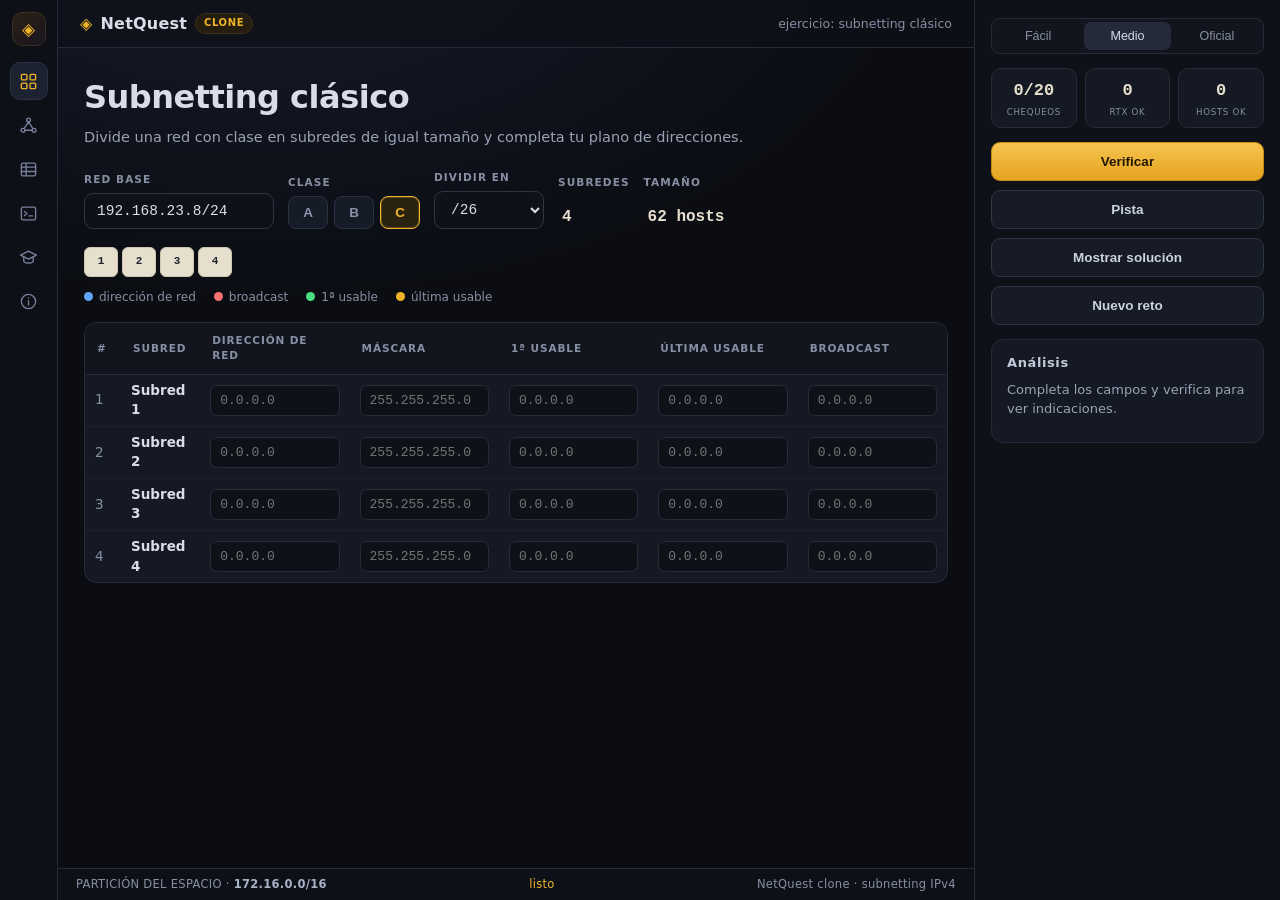
<file: index.html>
<!DOCTYPE html>
<html lang="es">
<head>
<meta charset="UTF-8">
<meta name="viewport" content="width=device-width, initial-scale=1.0, viewport-fit=cover, interactive-widget=resizes-content">
<meta name="theme-color" content="#0b0d13">
<meta name="mobile-web-app-capable" content="yes">
<meta name="apple-mobile-web-app-capable" content="yes">
<meta name="apple-mobile-web-app-status-bar-style" content="black-translucent">
<link rel="manifest" href="manifest.json">
<link rel="apple-touch-icon" href="icons/icon-192.png">
<title>NetQuest — Subnetting clásico y VLSM</title>
<link rel="stylesheet" href="styles.css">
</head>
<body>
<div class="app">

  <!-- ============ RAIL LATERAL ============ -->
  <aside class="rail">
    <div class="rail-logo" title="NetQuest">◈</div>
    <button class="rail-btn active" data-view="clasico" title="Subnetting clásico">
      <svg viewBox="0 0 24 24"><rect x="3" y="3" width="7" height="7" rx="1.5"/><rect x="14" y="3" width="7" height="7" rx="1.5"/><rect x="3" y="14" width="7" height="7" rx="1.5"/><rect x="14" y="14" width="7" height="7" rx="1.5"/></svg><span>Clásico</span>
    </button>
    <button class="rail-btn" data-view="topologia" title="Topología VLSM">
      <svg viewBox="0 0 24 24"><circle cx="12" cy="5" r="2.4"/><circle cx="5" cy="18" r="2.4"/><circle cx="19" cy="18" r="2.4"/><path d="M12 7.4 6.4 15.8M12 7.4l5.6 8.4M7.4 18h9.2"/></svg><span>Topología</span>
    </button>
    <button class="rail-btn" data-view="asignacion" title="Asignación de subredes">
      <svg viewBox="0 0 24 24"><rect x="3" y="4" width="18" height="16" rx="2"/><path d="M3 9h18M3 14.5h18M9 4v16"/></svg><span>Plan</span>
    </button>
    <button class="rail-btn" data-view="consola" title="Consola de routers">
      <svg viewBox="0 0 24 24"><rect x="3" y="4" width="18" height="16" rx="2"/><path d="M7 9.5l3 2.5-3 2.5M12.5 15H17"/></svg><span>Consola</span>
    </button>
    <button class="rail-btn" data-view="aprender" title="Aprender: de cero a avanzado">
      <svg viewBox="0 0 24 24"><path d="M12 4 2 9l10 5 10-5-10-5z"/><path d="M6 11.5V16c0 1.6 2.7 3 6 3s6-1.4 6-3v-4.5"/></svg><span>Curso</span>
    </button>
    <button class="rail-btn" data-view="acerca" title="Acerca de">
      <svg viewBox="0 0 24 24"><circle cx="12" cy="12" r="9"/><path d="M12 11v5.5M12 7.6v.2"/></svg><span>Info</span>
    </button>
  </aside>

  <!-- ============ CONTENIDO PRINCIPAL ============ -->
  <main class="main">
    <header class="topbar">
      <div class="brand"><span class="brand-ico">◈</span> NetQuest <span class="brand-tag">clone</span></div>
      <div class="topbar-meta" id="topbar-meta">ejercicio de subnetting</div>
    </header>

    <!-- ---------- VIEW: CLÁSICO ---------- -->
    <section class="view" id="view-clasico">
      <div class="hero">
        <h1>Subnetting clásico</h1>
        <p>Divide una red con clase en subredes de igual tamaño y completa tu plano de direcciones.</p>
      </div>

      <div class="fields">
        <label class="field">
          <span>RED BASE</span>
          <input id="cb-base" type="text" value="192.168.23.8/24" spellcheck="false">
        </label>
        <div class="field field-class">
          <span>CLASE</span>
          <div class="class-chips" id="cb-chips">
            <button type="button" data-c="A">A</button>
            <button type="button" data-c="B">B</button>
            <button type="button" data-c="C" class="active">C</button>
          </div>
        </div>
        <label class="field">
          <span>DIVIDIR EN</span>
          <select id="cb-prefix"></select>
        </label>
        <div class="field field-info">
          <span>SUBREDES</span>
          <b id="cb-count">4</b>
        </div>
        <div class="field field-info">
          <span>TAMAÑO</span>
          <b id="cb-size">62 hosts</b>
        </div>
      </div>

      <div class="strip" id="cb-strip" title="Visualización de la división"></div>
      <div class="legend">
        <span><i class="dot d-red"></i>dirección de red</span>
        <span><i class="dot d-bcast"></i>broadcast</span>
        <span><i class="dot d-first"></i>1ª usable</span>
        <span><i class="dot d-last"></i>última usable</span>
      </div>

      <div class="table-wrap">
        <table class="grid" id="cb-table">
          <thead>
            <tr>
              <th class="num">#</th>
              <th>SUBRED</th>
              <th>DIRECCIÓN DE RED</th>
              <th>MÁSCARA</th>
              <th>1ª USABLE</th>
              <th>ÚLTIMA USABLE</th>
              <th>BROADCAST</th>
            </tr>
          </thead>
          <tbody></tbody>
        </table>
      </div>
    </section>

    <!-- ---------- VIEW: TOPOLOGÍA ---------- -->
    <section class="view hidden" id="view-topologia">
      <div class="hero">
        <h1>Topología VLSM</h1>
        <p>Distribuye la red base entre los segmentos con VLSM y revisa la partición del espacio.</p>
      </div>

      <div class="topo-head">
        <input class="topo-base-in" id="topo-base" value="172.16.0.0/16" spellcheck="false" title="Red base (editable)">
        <select id="topo-mode" title="Ejercicio">
          <option value="pizarra">Ejercicio pizarra (uni)</option>
          <option value="random">Aleatorio</option>
          <option value="custom">📌 Mi ejercicio</option>
        </select>
        <button class="btn" id="cx-open" title="Crear tu propio ejercicio (routers, nombres, interfaces y clase)">➕ Crear ejercicio</button>
        <span class="topo-sub" id="topo-sub">3 routers · 11 segmentos</span>
      </div>

      <!-- ============ CREADOR DE EJERCICIOS ============ -->
      <div class="builder hidden" id="builder">
        <div class="build-head">
          <b>CREAR EJERCICIO</b>
          <span>define la cantidad de routers, sus nombres, interfaces (hosts por LAN) y la clase de la red base</span>
        </div>
        <div class="build-row">
          <div class="bf">
            <span>CLASE DE RED</span>
            <div class="class-chips" id="cx-class">
              <button type="button" data-c="A">A</button>
              <button type="button" data-c="B" class="active">B</button>
              <button type="button" data-c="C">C</button>
            </div>
          </div>
          <label class="bf">
            <span>RED BASE</span>
            <input id="cx-base" value="172.16.0.0/16" spellcheck="false" title="Debe coincidir con la clase elegida">
          </label>
          <label class="bf">
            <span>ROUTERS</span>
            <input id="cx-n" type="number" min="1" max="6" value="3" title="Cantidad de routers (1–6)">
          </label>
          <label class="bf check">
            <input type="checkbox" id="cx-serial" checked>
            <i>enlaces seriales entre routers (A–B–C…)</i>
          </label>
        </div>
        <div class="cx-routers" id="cx-routers"></div>
        <div class="build-actions">
          <button class="btn primary" id="cx-create">Crear ejercicio ▸</button>
          <span class="build-msg" id="cx-msg"></span>
        </div>
      </div>

      <div class="topo-canvas">
        <svg id="topo-svg" viewBox="0 0 1000 380" preserveAspectRatio="xMidYMid meet"></svg>
      </div>

      <div class="partition">
        <div class="partition-head">
          <b>PARTICIÓN DEL ESPACIO</b>
          <span id="part-stat">ASIGNADO: 0 / 4096 (0 %)</span>
        </div>
        <div class="bar" id="part-bar"></div>
        <div class="part-legend" id="part-legend"></div>
      </div>
    </section>

    <!-- ---------- VIEW: ASIGNACIÓN ---------- -->
    <section class="view hidden" id="view-asignacion">
      <div class="hero">
        <h1>Asignación de subredes</h1>
        <p>Escribe la dirección de red y la máscara de cada segmento. Las GTL y el broadcast se calculan solos.</p>
      </div>

      <div class="assign-head">
        <span id="asig-needed">espacio necesario: 0 de 4096</span>
        <span id="asig-status">0 de 10 segmentos asignados</span>
      </div>

      <div class="table-wrap">
        <table class="grid" id="asig-table">
          <thead>
            <tr>
              <th>SEGMENTO</th>
              <th>HOSTS</th>
              <th>PREFIJO</th>
              <th>DIRECCIÓN DE RED</th>
              <th>MÁSCARA</th>
              <th>1ª GTL</th>
              <th>ÚLTIMA GTL</th>
              <th>BROADCAST</th>
            </tr>
          </thead>
          <tbody></tbody>
        </table>
      </div>
    </section>

    <!-- ---------- VIEW: CONSOLA ---------- -->
    <section class="view hidden" id="view-consola">
      <div class="hero">
        <h1>Consola de routers</h1>
        <p>Direcciona las interfaces con comandos tipo Cisco. Escribe <code>ayuda</code> para ver los comandos.</p>
      </div>
      <div class="console-grid">
        <div class="term-col">
          <div class="term-tabs" id="term-tabs"></div>
          <div class="term" id="term">
            <div class="term-out" id="term-out"></div>
            <div class="term-in">
              <span class="term-prompt" id="term-prompt">Router_A#</span>
              <input id="term-input" type="text" autocomplete="off" spellcheck="false" autofocus>
            </div>
          </div>
        </div>
        <aside class="plan-card card">
          <h3>Plan IP · <span id="plan-router">Router_A</span></h3>
          <div id="plan-list"></div>
          <p class="plan-note">La <b>GTL</b> (gateway) es la primera IP útil de cada subred. En los enlaces seriales usa una IP de la subred punto a punto con su máscara.</p>
        </aside>
      </div>
    </section>

    <!-- ---------- VIEW: APRENDER ---------- -->
    <section class="view hidden" id="view-aprender">
      <div class="hero">
        <h1>Aprender: de cero a avanzado</h1>
        <p>10 lecciones con animaciones y ejercicios interactivos. Cada lección se desbloquea al aprobar la anterior: de no saber nada a dominar subnetting.</p>
      </div>
      <div class="learn-grid">
        <aside class="learn-list">
          <div class="learn-progress">
            <b id="learn-pct">0 %</b>
            <span>CONOCIMIENTO</span>
            <div class="lp-bar"><i id="learn-bar" style="width:0%"></i></div>
            <small id="learn-count">0 / 10 lecciones</small>
            <button class="learn-reset" id="learn-reset" type="button" title="Borra tu progreso del curso y tu mejor nota de examen">↺ Reiniciar progreso</button>
          </div>
          <div class="learn-nav"><div id="learn-items"></div></div>
        </aside>
        <div class="learn-main" id="learn-main">
          <div class="learn-empty">
            <p>👋 Elige la primera lección para empezar.</p>
            <p class="muted">Vas a pasar de <b>“¿qué es una IP?”</b> a resolver VLSM y configurar routers como en tu clase.</p>
          </div>
        </div>
      </div>
    </section>

    <!-- ---------- VIEW: ACERCA ---------- -->
    <section class="view hidden" id="view-acerca">
      <div class="hero">
        <h1>Acerca de NetQuest</h1>
        <p>Práctica de subnetting IPv4: subnetting clásico, VLSM, plan de direcciones y consola de routers.</p>
        <p><span class="brand-tag hidden" id="apk-line"></span></p>
      </div>
      <div class="about">
        <div class="card">
          <h3>Modos</h3>
          <ul>
            <li><b>Subnetting clásico</b> — divide una red con clase en subredes de igual tamaño.</li>
            <li><b>Topología VLSM</b> — diagrama y partición del espacio de direcciones.</li>
            <li><b>Asignación de subredes</b> — plan de direcciones por segmento.</li>
            <li><b>Consola</b> — direccionamiento de interfaces tipo IOS.</li>
            <li><b>Mi ejercicio</b> — crea tu propio reto: cantidad de routers, nombres, hosts por interfaz y clase A/B/C.</li>
            <li><b>Aprender</b> — curso de cero a avanzado con animaciones, ejercicios y examen final.</li>
          </ul>
        </div>
        <div class="card">
          <h3>Atajos</h3>
          <ul>
            <li><b>Verificar</b> — revisa tus respuestas y muestra el análisis.</li>
            <li><b>Pista</b> — pista contextual del ejercicio.</li>
            <li><b>Mostrar solución</b> — rellena la respuesta correcta.</li>
            <li><b>Nueva red / Nueva topología</b> — regenera el ejercicio.</li>
          </ul>
        </div>
      </div>
    </section>

    <footer class="statusbar">
      <span>PARTICIÓN DEL ESPACIO · <b id="status-base">172.16.0.0/16</b></span>
      <span id="status-msg">listo</span>
      <span>NetQuest clone · subnetting IPv4</span>
    </footer>
  </main>

  <!-- ============ PANEL DERECHO ============ -->
  <aside class="side">
    <div class="diff-tabs" id="diff-tabs">
      <button data-diff="facil">Fácil</button>
      <button data-diff="medio" class="active">Medio</button>
      <button data-diff="oficial">Oficial</button>
    </div>

    <div class="stats" id="stats">
      <div class="stat"><b id="st-check">0/0</b><span>CHEQUEOS</span></div>
      <div class="stat"><b id="st-rtx">0</b><span>RTX PREDECIDOS</span></div>
      <div class="stat"><b id="st-hosts">0</b><span>HOSTS ÚTILES</span></div>
    </div>

    <div class="actions">
      <button id="side-toggle" type="button" aria-label="Desplegar u ocultar el panel">▾</button>
      <button class="btn primary" id="btn-verificar">Verificar</button>
      <button class="btn" id="btn-pista">Pista</button>
      <button class="btn" id="btn-solucion">Mostrar solución</button>
      <button class="btn" id="btn-nueva">Nueva red</button>
    </div>

    <div class="card analysis">
      <h3>Análisis</h3>
      <p id="analysis-text">Completa los campos y verifica para ver indicaciones.</p>
      <ul id="analysis-list"></ul>
    </div>
  </aside>
</div>

<script src="app.js"></script>
</body>
</html>
</file>
<file: styles.css>
/* ============ NetQuest clone ============ */
:root{
  --bg:#0b0d13;
  --bg2:#11141c;
  --panel:#151924;
  --panel2:#1a1f2c;
  --line:#252b3a;
  --line2:#2e3547;
  --txt:#d9dde7;
  --muted:#878fa3;
  --accent:#f0b429;
  --accent2:#ffc94d;
  --ok:#4ade80;
  --err:#f87171;
  --info:#60a5fa;
  --cream:#e6dfcd;
  --mono:"Cascadia Code",Consolas,"Courier New",monospace;
}
*{box-sizing:border-box;margin:0;padding:0}
html,body{height:100%}
body{
  background:radial-gradient(1200px 700px at 20% -10%,#171c2b 0%,var(--bg) 55%);
  color:var(--txt);
  font:14px/1.45 "Segoe UI",Inter,system-ui,-apple-system,sans-serif;
  overflow:hidden;
  touch-action:manipulation;   /* sin retardo ni zoom de doble toque en móvil */
}
::-webkit-scrollbar{width:10px;height:10px}
::-webkit-scrollbar-thumb{background:#2b3245;border-radius:6px;border:2px solid transparent;background-clip:content-box}
::-webkit-scrollbar-track{background:transparent}
.hidden{display:none!important}
code{font-family:var(--mono);background:#0d1017;border:1px solid var(--line);padding:1px 6px;border-radius:5px;color:var(--accent2)}

/* ---------- layout ---------- */
.app{
  display:grid;grid-template-columns:58px 1fr 306px;
  grid-template-rows:minmax(0,1fr);   /* acota .main → .view scrollea de verdad */
  height:100vh;overflow:hidden;
}
/* panel derecho solo en los ejercicios (clasico/topologia/asignacion);
   en consola/aprender/acerca se ocupa todo el ancho */
.app.side-off{grid-template-columns:58px 1fr}
.app.side-off .side{display:none}

/* ---------- rail ---------- */
.rail{
  background:#0d1017;border-right:1px solid var(--line);
  display:flex;flex-direction:column;align-items:center;gap:6px;padding:12px 0;
}
.rail-logo{
  width:34px;height:34px;display:grid;place-items:center;border-radius:10px;
  background:linear-gradient(140deg,#2a2113,#191423);color:var(--accent);
  border:1px solid #3a3120;font-size:17px;margin-bottom:10px;
}
.rail-btn{
  width:38px;height:38px;border-radius:10px;border:1px solid transparent;background:transparent;
  cursor:pointer;display:grid;place-items:center;transition:.15s;
}
.rail-btn svg{width:19px;height:19px;fill:none;stroke:#79809a;stroke-width:1.7;stroke-linecap:round;stroke-linejoin:round}
.rail-btn:hover{background:#171b26}
.rail-btn:hover svg{stroke:#aab2c8}
.rail-btn.active{background:#1d2230;border-color:#2c3346}
.rail-btn.active svg{stroke:var(--accent)}
.rail-btn span{display:none}   /* etiquetas: solo se muestran en la barra móvil */
button{-webkit-tap-highlight-color:transparent}

/* ---------- main ---------- */
.main{display:flex;flex-direction:column;min-width:0}
.topbar{
  display:flex;align-items:center;justify-content:space-between;
  padding:12px 22px;border-bottom:1px solid var(--line);background:rgba(13,16,23,.7);
}
.brand{font-size:16px;font-weight:650;letter-spacing:.2px;display:flex;align-items:center;gap:8px}
.brand-ico{color:var(--accent)}
.brand-tag{
  font-size:10px;font-weight:600;color:var(--accent);background:#241d10;
  border:1px solid #3d3117;border-radius:20px;padding:2px 8px;text-transform:uppercase;letter-spacing:.6px;
}
.topbar-meta{color:var(--muted);font-size:12.5px}
.view{flex:1;overflow:auto;padding:26px 26px 34px}
.statusbar{
  display:flex;gap:26px;justify-content:space-between;align-items:center;
  border-top:1px solid var(--line);background:#0d1017;color:var(--muted);
  font-size:11.5px;padding:7px 18px;letter-spacing:.3px;
}
.statusbar b{color:#aab2c8;font-weight:600}
#status-msg{color:var(--accent)}

/* ---------- hero / textos ---------- */
.hero h1{font-size:32px;font-weight:750;letter-spacing:-.5px;margin-bottom:6px}
.hero p{color:#9aa2b6;max-width:760px;font-size:14.5px}
.hero{margin-bottom:22px}

/* ---------- campos clásico ---------- */
.fields{display:flex;flex-wrap:wrap;gap:14px;margin-bottom:18px;align-items:flex-end}
.field{display:flex;flex-direction:column;gap:6px}
.field span{font-size:10.5px;color:var(--muted);letter-spacing:1.1px;font-weight:650}
.field input,.field select{
  background:#0e1118;border:1px solid var(--line2);color:var(--txt);
  border-radius:9px;padding:9px 12px;font-size:14.5px;width:190px;outline:none;font-family:var(--mono);
}
.field select{width:110px;cursor:pointer}
.field input:focus,.field select:focus{border-color:var(--accent);box-shadow:0 0 0 3px rgba(240,180,41,.12)}
.field input[readonly]{color:var(--accent2);background:#12141c}
.field-info b{font-size:16px;color:var(--cream);font-family:var(--mono);display:block;padding:9px 4px 0}

/* ---------- strip ---------- */
.strip{display:flex;flex-wrap:wrap;gap:4px;margin:6px 0 12px}
.strip .sc{
  width:34px;height:30px;border-radius:6px;background:var(--cream);color:#20242e;
  display:grid;place-items:center;font-size:11px;font-weight:700;cursor:default;
  font-family:var(--mono);transition:.12s;border:1px solid #cfc7b2;
}
.strip .sc:hover{transform:translateY(-2px);background:#fff}
.strip .sc.hi{outline:2px solid var(--accent)}
.strip .sc.tiny{width:20px;height:22px;font-size:9px}
.legend{display:flex;gap:18px;color:var(--muted);font-size:12px;margin-bottom:16px;flex-wrap:wrap}
.legend .dot{width:9px;height:9px;border-radius:50%;display:inline-block;margin-right:6px}
.d-red{background:#60a5fa}.d-bcast{background:#f87171}.d-first{background:#4ade80}.d-last{background:#f0b429}

/* ---------- tablas ---------- */
.table-wrap{border:1px solid var(--line);border-radius:12px;overflow:auto;max-height:52vh;background:var(--panel)}
table.grid{border-collapse:collapse;width:100%;min-width:820px}
table.grid th{
  position:sticky;top:0;background:#12151e;color:var(--muted);font-size:10.5px;letter-spacing:.9px;
  text-align:left;padding:10px 12px;border-bottom:1px solid var(--line);z-index:2;font-weight:650;
}
table.grid td{padding:6px 10px;border-bottom:1px solid #1c212e;font-size:13.5px}
table.grid tr:last-child td{border-bottom:none}
table.grid tr:hover td{background:#171b27}
table.grid tr.hi td{background:#1b2130}
td.num,th.num{width:36px;color:var(--muted)}
td .seg-name{font-weight:600}
td .seg-sub{color:var(--muted);font-size:11.5px}
td input{
  width:100%;min-width:120px;background:#0e1118;border:1px solid #262c3b;color:var(--txt);
  border-radius:7px;padding:7px 9px;font-size:13px;font-family:var(--mono);outline:none;
}
td input:focus{border-color:var(--accent)}
td input.calc{background:#11141c;color:#9aa2b6;border-color:#1e2330}
td input.hosts-in{min-width:70px;width:82px;color:var(--accent2)}
td input.good{border-color:#2f6b45;background:#101a15}
td input.bad{border-color:#7a3030;background:#1b1012}
td .pill{
  display:inline-block;font-family:var(--mono);font-size:12.5px;background:#1c2130;
  border:1px solid #2a3143;border-radius:6px;padding:4px 8px;color:var(--accent2)
}
.need{color:var(--info);font-family:var(--mono)}

/* ---------- topología ---------- */
.topo-head{display:flex;align-items:center;gap:16px;margin-bottom:12px;flex-wrap:wrap}
.topo-base-in{
  font-size:22px;font-weight:750;font-family:var(--mono);letter-spacing:-.5px;
  background:#0e1118;border:1px solid var(--line2);color:var(--cream);
  border-radius:9px;padding:7px 12px;width:230px;outline:none;
}
.topo-base-in:focus{border-color:var(--accent);box-shadow:0 0 0 3px rgba(240,180,41,.12)}
#topo-mode{
  background:#141824;border:1px solid var(--line2);color:#aab2c8;border-radius:8px;
  padding:9px 10px;font-size:12.5px;cursor:pointer;outline:none;
}
#topo-mode:focus{border-color:var(--accent)}
.topo-sub{color:var(--muted);font-size:13px}
.topo-canvas{
  border:1px solid var(--line);border-radius:14px;background:
    radial-gradient(circle,#202637 1px,transparent 1px) 0 0/22px 22px,var(--panel);
  overflow:auto;margin-bottom:16px;
}
.topo-canvas svg{display:block;width:100%;min-width:860px;height:auto}
.node-box{fill:#181d2a;stroke:#333b52;stroke-width:1.4}
.node-box.assigned{stroke:#3f7d55}
.node-box.link{fill:#141824}
.router-box{fill:#12161f;stroke:var(--accent);stroke-width:1.6}
.node-t{fill:#e6e9f2;font:650 12.5px "Segoe UI",sans-serif}
.node-s{fill:#8b93a8;font:11px "Segoe UI",sans-serif}
.node-p{fill:var(--accent2);font:650 11.5px Consolas,monospace}
.link-l{fill:#7ee2a8;font:11px Consolas,monospace}
.route-l{stroke:#4a5370;stroke-width:1.6}
.route-l.dim{stroke:#333a4f}

/* partición */
.partition{border:1px solid var(--line);border-radius:14px;background:var(--panel);padding:14px 16px}
.partition-head{display:flex;justify-content:space-between;font-size:11.5px;letter-spacing:.8px;color:var(--muted);margin-bottom:10px}
.partition-head b{color:#c3c9d8}
.bar{display:flex;height:30px;border-radius:8px;overflow:hidden;background:#0e1118;border:1px solid var(--line2);gap:2px}
.bar .seg{min-width:7px;position:relative;transition:.2s}
.bar .seg.free{background:repeating-linear-gradient(45deg,#171b27,#171b27 5px,#1d2230 5px,#1d2230 10px)}
.part-legend{display:grid;grid-template-columns:repeat(auto-fill,minmax(240px,1fr));gap:6px 16px;margin-top:12px}
.part-legend .pl{display:flex;align-items:center;gap:8px;font-size:12.3px;color:#aab2c8}
.part-legend .sw{width:11px;height:11px;border-radius:3px;flex:none;background:#2a3143}
.part-legend .pl b{color:#dfe3ec;font-weight:600}
.part-legend .pl span{font-family:var(--mono);color:var(--muted);font-size:11.5px}

/* ---------- asignación ---------- */
.assign-head{display:flex;gap:24px;margin-bottom:12px;color:var(--muted);font-size:13px}
.assign-head span:first-child{color:var(--accent2);font-family:var(--mono)}

/* ---------- consola ---------- */
.term-tabs{display:flex;gap:8px;margin-bottom:10px}
.term-tabs button{
  background:#141824;border:1px solid var(--line2);color:#9aa2b6;border-radius:8px;
  padding:7px 16px;cursor:pointer;font-size:13px;
}
.term-tabs button.active{background:#1d2230;color:var(--accent);border-color:#3b4258}

/* consola + plan IP */
.console-grid{display:grid;grid-template-columns:minmax(0,1fr) 300px;gap:16px}
.term-col{display:flex;flex-direction:column;min-width:0}
.plan-card{padding:14px 15px;align-self:start}
.plan-card h3 span{color:var(--accent);font-weight:700}
.plan-item{border-top:1px solid var(--line);padding:10px 0 8px}
.plan-item:first-child{margin-top:8px}
.plan-item b{display:block;font-size:12.5px;color:#c3c9d8;letter-spacing:.4px}
.plan-ip{display:block;font-family:var(--mono);font-size:13.5px;color:var(--accent2);margin-top:3px}
.plan-sub{display:block;font-size:11.4px;color:var(--muted);margin-top:3px;line-height:1.4}
.plan-note{font-size:11.6px;color:var(--muted);border-top:1px solid var(--line);padding-top:10px;margin-top:6px;line-height:1.5}
.plan-note b{color:#aab2c8}
@media (max-width:1240px){.console-grid{grid-template-columns:1fr}}
.term{
  background:#07090d;border:1px solid var(--line2);border-radius:12px;
  height:min(52vh,460px);display:flex;flex-direction:column;overflow:hidden;
}
.term-out{
  flex:1;overflow:auto;padding:14px 16px;font-family:var(--mono);font-size:13px;
  line-height:1.55;color:#c8d0e0;white-space:pre-wrap;
}
.term-out .cmd{color:#93c5fd}
.term-out .ok{color:var(--ok)}
.term-out .err{color:var(--err)}
.term-out .warn{color:var(--accent2)}
.term-out .dim{color:#5f677f}
.term-in{display:flex;align-items:center;gap:9px;border-top:1px solid #171b27;padding:10px 16px;background:#0a0d12}
.term-prompt{font-family:var(--mono);color:var(--accent);font-size:13px;white-space:nowrap}
.term-in input{
  flex:1;background:transparent;border:none;outline:none;color:#e6e9f2;
  font-family:var(--mono);font-size:13.5px;
}

/* ---------- acerca ---------- */
.about{display:grid;grid-template-columns:repeat(auto-fit,minmax(280px,1fr));gap:16px}

/* ---------- aprender (curso) ---------- */
.learn-grid{display:grid;grid-template-columns:270px minmax(0,1fr);gap:20px;align-items:start}
.learn-list{background:var(--panel);border:1px solid var(--line);border-radius:14px;padding:14px;position:sticky;top:0}
.learn-progress{text-align:center;padding-bottom:12px;border-bottom:1px solid var(--line);margin-bottom:10px}
.learn-progress b{display:block;font-size:26px;color:var(--accent);font-family:var(--mono)}
.learn-progress span{font-size:9.5px;letter-spacing:1.2px;color:var(--muted)}
.learn-progress small{display:block;margin-top:6px;color:var(--muted);font-size:11px}
.learn-reset{
  display:block;margin:10px auto 0;background:none;border:1px solid var(--line2);
  color:var(--muted);font-size:11px;cursor:pointer;padding:5px 10px;border-radius:8px;transition:.13s;
}
.learn-reset:hover{color:var(--accent);border-color:#465070;background:#161b28}
.lp-bar{height:7px;background:#0e1118;border:1px solid var(--line2);border-radius:6px;margin-top:9px;overflow:hidden}
.lp-bar i{display:block;height:100%;background:linear-gradient(90deg,#8a6d1f,var(--accent));transition:.4s}
.lvl-h{font-size:10px;letter-spacing:1.1px;color:var(--muted);margin:12px 0 6px;font-weight:700;text-transform:uppercase}
.lit{
  display:flex;gap:9px;align-items:flex-start;padding:8px 9px;border-radius:9px;cursor:pointer;
  border:1px solid transparent;margin-bottom:5px;transition:.13s;font-size:13px;color:#aab2c8;
}
.lit:hover{background:#1a1f2c}
.lit.active{background:#1d2230;border-color:#39415a;color:var(--txt)}
.lit .n{font-family:var(--mono);font-size:11.5px;color:var(--muted);width:16px;flex:none;text-align:right}
.lit .t{flex:1}
.lit .st{flex:none;font-size:12px;color:#4b5266}
.lit.done{color:#7ee2a8}
.lit.done .st{color:var(--ok)}
.lit.locked{opacity:.45;cursor:not-allowed}
.lit.locked .st{color:#6b7186}

.learn-main{min-width:0}
.learn-empty{
  background:var(--panel);border:1px dashed var(--line2);border-radius:14px;
  padding:40px 30px;text-align:center;color:#c3c9d8;
}
.learn-empty .muted{color:var(--muted);font-size:13.5px;margin-top:8px}
.lesson{background:var(--panel);border:1px solid var(--line);border-radius:14px;padding:22px 24px}
.lesson-head{display:flex;align-items:center;gap:12px;margin-bottom:10px;flex-wrap:wrap}
.lesson-head h2{font-size:24px;letter-spacing:-.3px}
.lvl-tag{font-size:10px;letter-spacing:.8px;background:#1c2130;border:1px solid #2a3143;color:var(--accent2);border-radius:20px;padding:3px 10px;text-transform:uppercase}
.lesson h4{font-size:15px;margin:18px 0 7px;color:#e6e9f2}
.lesson p{color:#a9b1c4;font-size:14px;margin-bottom:9px}
.lesson ul{margin:0 0 10px 20px;color:#a9b1c4;font-size:14px}
.lesson li{margin-bottom:5px}
.lesson code{font-size:13px}
.callout{
  background:#111725;border-left:3px solid var(--accent);border-radius:0 9px 9px 0;
  padding:10px 14px;margin:12px 0;font-size:13.6px;color:#cbd1de;
}
.callout b{color:var(--accent2)}
.two-col{display:grid;grid-template-columns:1fr 1fr;gap:14px}
@media(max-width:900px){.learn-grid{grid-template-columns:1fr}.two-col{grid-template-columns:1fr}}

/* animaciones */
.anim-box{background:#0f1320;border:1px solid var(--line2);border-radius:12px;padding:16px;margin:16px 0}
.anim-title{font-size:10.5px;letter-spacing:1px;color:var(--muted);text-transform:uppercase;margin-bottom:12px}
.anim-cap{font-size:12.3px;color:var(--muted);margin-top:10px !important}
.anim-row{display:flex;gap:10px;justify-content:center;flex-wrap:wrap}
.oct{
  background:#171c2a;border:1px solid #2c3346;border-radius:10px;padding:10px 14px;text-align:center;
  font-family:var(--mono);min-width:74px;transition:.2s;
}
.oct .dec{font-size:24px;color:var(--cream);display:block}
.oct .lbl{font-size:9px;letter-spacing:.8px;color:var(--muted);display:block;margin-bottom:4px}
.oct.flip{transform:translateY(-4px);border-color:var(--accent)}
.bin{display:flex;gap:8px;justify-content:center;margin-top:14px;flex-wrap:wrap}
.bin-g{display:flex;gap:2px;background:#12161f;border:1px solid #262c3b;border-radius:7px;padding:5px}
.bit{width:17px;height:22px;display:grid;place-items:center;font-family:var(--mono);font-size:11px;border-radius:4px;background:#1b2130;color:#5f677f;transition:.15s}
.bit.on{background:#2c4a7a;color:#bcd4ff}
.anim-slider{display:flex;gap:12px;align-items:center;justify-content:center;margin-top:14px;flex-wrap:wrap}
.anim-slider input[type=range]{width:260px;accent-color:var(--accent)}
.anim-slider .val{font-family:var(--mono);color:var(--accent2);font-size:14px}

.bits32{display:flex;gap:2px;justify-content:center;flex-wrap:wrap}
.bits32 .bit{width:20px}
.bit.net{background:#2c4a7a;color:#bcd4ff}
.bit.hst{background:#1b2130;color:#5f677f}
.mask-info{display:grid;grid-template-columns:repeat(auto-fit,minmax(160px,1fr));gap:10px;margin-top:14px}
.mask-info .mi{background:#141827;border:1px solid #262c3b;border-radius:9px;padding:8px 11px}
.mask-info .mi span{font-size:9.5px;letter-spacing:.8px;color:var(--muted);display:block}
.mask-info .mi b{font-family:var(--mono);font-size:14.5px;color:var(--cream)}

.class-bar{display:flex;height:46px;border-radius:9px;overflow:hidden;border:1px solid var(--line2)}
.class-bar div{display:grid;place-items:center;font-size:11px;font-weight:700;color:#0e1118;transition:.2s;cursor:default}
.class-bar div:hover{filter:brightness(1.15)}
.class-list{display:grid;grid-template-columns:repeat(auto-fit,minmax(180px,1fr));gap:9px;margin-top:12px}
.class-list .cl{background:#141827;border:1px solid #262c3b;border-radius:9px;padding:9px 12px;font-size:12.6px;color:#a9b1c4}
.class-list .cl b{display:block;color:#e6e9f2;margin-bottom:3px}

.range-bar{position:relative;height:54px;background:#12161f;border:1px solid var(--line2);border-radius:10px;overflow:hidden;display:flex}
.range-bar .zone{flex:1;display:grid;place-items:center;font-size:10.5px;text-align:center;color:#9aa2b6;border-right:1px solid #1c212e}
.range-bar .zone.z1{background:#16283f}
.range-bar .zone.z2{background:#12261c}
.range-bar .zone.z3{background:#3a1d1d}
.range-bar .marker{position:absolute;top:0;bottom:0;width:3px;background:var(--accent);transition:.25s;box-shadow:0 0 8px var(--accent)}
.range-lbl{position:absolute;top:4px;left:0;right:0;text-align:center;font-family:var(--mono);font-size:12px;color:var(--cream);pointer-events:none}

.split-bar{display:flex;height:56px;gap:3px;margin-top:6px}
.split-seg{
  flex:1;border-radius:8px;display:grid;place-items:center;text-align:center;
  font-family:var(--mono);font-size:11px;color:#0e1118;font-weight:700;transition:.35s;animation:pop .35s;
}
@keyframes pop{from{transform:scale(.6);opacity:0}to{transform:scale(1);opacity:1}}
.anim-btns{display:flex;gap:8px;justify-content:center;margin-top:12px;flex-wrap:wrap}
.anim-btns .btn{padding:8px 13px;font-size:12.5px}

.vlsm-slot{height:56px;background:#12161f;border:1px solid var(--line2);border-radius:10px;position:relative;overflow:hidden;margin-top:6px}
.vlsm-seg{
  position:absolute;top:4px;bottom:4px;border-radius:7px;display:grid;place-items:center;
  font-family:var(--mono);font-size:10.5px;color:#0e1118;font-weight:700;
  transition:left .5s,width .5s,opacity .3s;animation:pop .4s;overflow:hidden;white-space:nowrap;
}
.vlsm-seg.free{background:repeating-linear-gradient(45deg,#171b27,#171b27 6px,#1d2230 6px,#1d2230 12px);color:#5f677f;font-weight:400}
.vlsm-steps{margin-top:10px;font-size:13px;color:#a9b1c4;min-height:38px}
.vlsm-steps li{margin-bottom:3px}

.serial-grid{display:flex;gap:8px;justify-content:center;flex-wrap:wrap}
.serial-cell{
  width:130px;background:#141827;border:1px solid #2c3346;border-radius:10px;padding:10px 8px;text-align:center;animation:pop .35s;
}
.serial-cell b{display:block;font-family:var(--mono);font-size:14px;color:var(--cream);margin-top:4px}
.serial-cell span{font-size:10.5px;color:var(--muted);display:block}
.serial-cell.s-net{border-color:#3f6fae}.serial-cell.s-net b{color:#7db4f0}
.serial-cell.s-use{border-color:#3f7d55}.serial-cell.s-use b{color:#7ee2a8}
.serial-cell.s-bc{border-color:#8a3f3f}.serial-cell.s-bc b{color:#f19b9b}

.net-anim{position:relative;height:150px;margin-top:6px}
.net-node{
  position:absolute;top:38px;width:96px;background:#171c2a;border:1px solid #2c3346;border-radius:10px;
  padding:9px 6px;text-align:center;font-size:11.5px;
}
.net-node b{display:block;color:#e6e9f2;font-size:12.5px}
.net-node small{color:var(--muted);font-family:var(--mono);font-size:10px}
.net-node.n1{left:2%}.net-node.n2{left:calc(50% - 48px);border-color:var(--accent)}.net-node.n3{right:2%}
.net-line{position:absolute;top:76px;left:12%;right:12%;height:2px;background:#2c3346}
.packet{
  position:absolute;top:66px;left:12%;width:34px;height:22px;border-radius:6px;background:var(--accent);
  color:#211703;font-size:9px;display:grid;place-items:center;font-weight:800;transition:left 1s ease-in-out;opacity:0;
}
.packet.show{opacity:1}
.rt-note{
  position:absolute;left:0;right:0;bottom:-4px;text-align:center;font-size:12px;color:var(--accent2);
  font-family:var(--mono);min-height:18px;
}

/* quiz */
.quiz{background:#10141f;border:1px solid var(--line2);border-radius:12px;padding:16px 18px;margin-top:18px}
.quiz-head{font-size:10.5px;letter-spacing:1px;color:var(--muted);text-transform:uppercase;margin-bottom:9px}
.quiz-q{font-size:15.5px;color:#e6e9f2;margin-bottom:13px;font-weight:600}
.quiz-opts{display:flex;flex-direction:column;gap:8px;margin-bottom:13px}
.opt{
  background:#161b28;border:1px solid #2a3143;color:#c3c9d8;border-radius:9px;padding:10px 14px;
  text-align:left;cursor:pointer;font-size:13.8px;transition:.13s;
}
.opt:hover{border-color:#465070;background:#1b2130}
.opt.sel{border-color:var(--accent);background:#1e1c12}
.opt.right{border-color:#3f7d55;background:#101a15;color:#7ee2a8}
.opt.wrong{border-color:#8a3f3f;background:#1b1012;color:#f19b9b}
.quiz-fb{margin-top:11px;font-size:13.4px;min-height:20px}
.quiz-fb.ok{color:var(--ok)}
.quiz-fb.err{color:var(--err)}
.quiz-fb.hint{color:#a9b1c4}
.quiz-fb .why{color:#a9b1c4;display:block;margin-top:5px}
.quiz-row{display:flex;gap:8px;align-items:center;flex-wrap:wrap}
.lesson-done{
  background:linear-gradient(180deg,#12201a,#0f1a15);border:1px solid #2f6b45;border-radius:11px;
  padding:14px 16px;margin-top:14px;text-align:center;
}
.lesson-done b{color:var(--ok)}
.lesson-done .btn{margin-top:10px}

/* examen final */
.exam-intro{
  background:#10141f;border:1px solid var(--line2);border-radius:12px;
  padding:18px 20px;color:#c3c9d8;font-size:14px;display:flex;flex-direction:column;gap:12px;align-items:flex-start;
}
.exam-intro.passed{border-color:#2f6b45;background:linear-gradient(180deg,#12201a,#0f1a15)}
.exam-intro-row{display:flex;gap:22px;flex-wrap:wrap;font-size:12.5px;color:var(--muted)}
.exam-intro-row b{color:var(--accent2);font-family:var(--mono)}
.exam-bar{display:flex;flex-direction:column;gap:6px;margin-bottom:12px}
.exam-count{font-size:11.5px;color:var(--muted);font-family:var(--mono);letter-spacing:.3px}
.exam-nav{display:flex;justify-content:space-between;align-items:center;gap:10px;flex-wrap:wrap}
.exam-nav .btn:disabled{opacity:.4;cursor:not-allowed}
.exam-hint{font-size:11px;color:#5f677f;letter-spacing:.5px;text-transform:uppercase}
.exam-nav2{justify-content:center;margin-top:14px}
.exam-score{
  display:flex;gap:18px;align-items:center;border-radius:13px;padding:16px 20px;margin-bottom:4px;flex-wrap:wrap;
}
.exam-score.ok{background:linear-gradient(180deg,#12201a,#0f1a15);border:1px solid #2f6b45}
.exam-score.bad{background:linear-gradient(180deg,#20141a,#1a0f12);border:1px solid #6b2f35}
.es-num{font-family:var(--mono);font-size:46px;line-height:1;color:var(--cream);font-weight:800}
.es-num small{font-size:20px;color:var(--muted);font-weight:400}
.exam-score.ok .es-num{color:var(--ok)}
.exam-score.bad .es-num{color:var(--err)}
.es-meta{display:flex;flex-direction:column;gap:4px;font-size:13.5px;color:#a9b1c4}
.es-meta b{font-size:16px;letter-spacing:.5px}
.exam-score.ok .es-meta b{color:var(--ok)}
.exam-score.bad .es-meta b{color:var(--err)}
.exam-review{display:none;margin-top:14px}
.exam-review.shown{display:block}
.ex-rev{background:#10141f;border:1px solid var(--line2);border-left-width:4px;border-radius:10px;padding:11px 14px;margin-bottom:9px}
.ex-rev.ok{border-left-color:var(--ok)}
.ex-rev.bad{border-left-color:var(--err)}
.ex-rev-h{font-size:13.8px;color:#e6e9f2;font-weight:600;display:flex;justify-content:space-between;gap:10px}
.ex-rev-a{font-size:12.8px;color:#a9b1c4;margin-top:5px}
.ex-rev-a b{color:#c3c9d8}
.ex-rev.ok .ex-rev-a b{color:var(--ok)}
.ex-rev.bad .ex-rev-a b:last-child{color:var(--accent2)}
.ex-rev-w{font-size:12.2px;color:var(--muted);margin-top:5px;border-top:1px dashed #232a3a;padding-top:5px}

/* ---------- panel derecho ---------- */
.side{
  border-left:1px solid var(--line);background:#0e1117;padding:18px 16px;
  display:flex;flex-direction:column;gap:14px;overflow:auto;
}
.diff-tabs{display:flex;background:#12151e;border:1px solid var(--line);border-radius:9px;padding:3px;gap:3px}
.diff-tabs button{
  flex:1;background:transparent;border:none;color:#878fa3;font-size:12.5px;
  padding:7px 4px;border-radius:7px;cursor:pointer;
}
.diff-tabs button.active{background:#242a3a;color:var(--txt)}
.stats{display:grid;grid-template-columns:repeat(3,1fr);gap:8px}
.stat{background:var(--panel);border:1px solid var(--line);border-radius:10px;padding:10px 8px;text-align:center}
.stat b{display:block;font-size:17px;font-family:var(--mono);color:var(--cream);margin-bottom:3px}
.stat span{font-size:8.6px;letter-spacing:.7px;color:var(--muted);line-height:1.25;display:block}
.actions{display:flex;flex-direction:column;gap:9px}
#side-toggle{display:none}
.btn{
  background:#171b26;border:1px solid var(--line2);color:#cbd1de;border-radius:9px;
  padding:11px 14px;font-size:13.5px;cursor:pointer;transition:.14s;font-weight:600;
}
.btn:hover{background:#1e2331;border-color:#39415a}
.btn.primary{background:linear-gradient(180deg,#f6c44e,#e5a41f);border-color:#c78d16;color:#211703}
.btn.primary:hover{filter:brightness(1.07)}
.card{background:var(--panel);border:1px solid var(--line);border-radius:12px;padding:14px 15px}
.card h3{font-size:13px;letter-spacing:.6px;margin-bottom:8px;color:#c3c9d8}
.card p{color:#9aa2b6;font-size:13px}
.card ul{list-style:none;display:flex;flex-direction:column;gap:7px;margin-top:9px}
.card ul li{font-size:12.7px;color:#a9b1c4;display:flex;gap:8px;align-items:flex-start}
.card ul li.ok::before{content:"✓";color:var(--ok);font-weight:800}
.card ul li.bad::before{content:"✗";color:var(--err);font-weight:800}
.card ul li.info::before{content:"•";color:var(--info);font-weight:800}
.card ul li b{color:#dfe3ec}

/* ---------- móvil / tablet: el panel derecho pasa a hoja inferior ---------- */
@media (max-width:1080px){
  /* navegación: rail lateral → barra superior horizontal */
  .app{
    grid-template-columns:1fr;
    grid-template-rows:auto minmax(0,1fr);
    height:100vh;height:100dvh;        /* se adapta a la barra dinámica de Chrome */
  }
  .rail{
    flex-direction:row;align-items:center;justify-content:flex-start;
    gap:6px;padding:8px 10px;
    border-right:none;border-bottom:1px solid var(--line);
    overflow-x:auto;-webkit-overflow-scrolling:touch;
  }
  .rail-logo{display:none}   /* con etiquetas ya no cabe el logo: 6 botones repartidos */
  .rail .rail-btn{
    width:auto;height:auto;flex:1 1 0;min-width:0;min-height:54px;
    flex-direction:column;gap:3px;padding:7px 2px;
  }
  .rail-btn svg{width:20px;height:20px}
  .rail-btn span{display:block;font-size:9.5px;font-weight:600;letter-spacing:.3px;color:#79809a}
  .rail-btn.active span{color:var(--accent)}
  .topbar{display:none}               /* la cabecera ahora es la barra superior */
  /* sin panel lateral: ancho completo y sin hueco bajo (no hay hoja que plegar) */
  .app.side-off{grid-template-columns:1fr}

  .side{
    position:fixed;left:0;right:0;bottom:var(--nq-inset-bottom,0px);top:auto;
    height:auto;max-height:78vh;z-index:60;
    border-left:none;border-top:1px solid var(--line);
    border-radius:16px 16px 0 0;
    background:#0e1117;               /* opaco: sin backdrop-filter = desliza fluido */
    box-shadow:0 -14px 44px rgba(0,0,0,.55);
    padding:0 12px 14px;gap:12px;
    transform:translateY(calc(100% - 56px));
    transition:transform .26s cubic-bezier(.2,.8,.3,1);
    overscroll-behavior:contain;
  }
  .side.open{transform:translateY(0)}
  .side .actions{
    order:-1;flex-direction:row;gap:7px;
    position:sticky;top:0;z-index:2;
    background:#0e1117;margin:0 -12px;padding:8px 12px 6px;
  }
  .side .actions .btn{
    flex:0 0 auto;padding:10px 13px;font-size:13px;
    white-space:nowrap;min-height:44px;
  }
  .side .actions .btn.primary{flex:1 1 auto}
  #side-toggle{
    display:flex;align-items:center;justify-content:center;
    width:40px;min-height:44px;flex:0 0 auto;padding:0;
    font-size:15px;color:var(--accent);
  }
  #btn-solucion{font-size:0}                /* abreviado para la barra móvil */
  #btn-solucion::after{content:"Solución";font-size:13px}
  .side .actions{overflow-x:auto}
  .side:not(.open) #btn-nueva{display:none}
  /* la barra de estado de texto (partición/clase/proyecto) solo estorba en móvil */
  .statusbar{display:none}
  /* con la hoja plegada ocupando los 56px de abajo, el contenido pasa por encima */
  .app:not(.side-off) .view{padding-bottom:104px}

  /* Chrome móvil hace zoom automático con fuentes <16px */
  input,select,textarea{font-size:16px!important}

  /* aire y tipografía — un solo scroll vertical para toda la vista */
  .view{padding:18px 14px 44px;-webkit-overflow-scrolling:touch;overscroll-behavior-y:contain}
  .hero h1{font-size:24px}
  .hero p{font-size:14px}
  .stat b{font-size:15px}
  /* sin altura máxima: la tabla fluye con la página y solo rola en horizontal
     (antes había scroll anidado y "se trababa" el deslizamiento táctil) */
  .table-wrap{max-height:none;-webkit-overflow-scrolling:touch}
  .topo-canvas{-webkit-overflow-scrolling:touch}
  .term{overscroll-behavior:contain;-webkit-overflow-scrolling:touch}

  /* ===== BUGFIX + curso estilo app =====
     El .learn-list sticky de PC tapaba la lección en el teléfono:
     en móvil el menú deja de ser sticky y las lecciones pasan a un
     carrusel fijo arriba (la tira .learn-nav sí se queda pegada). */
  .learn-grid{display:flex;flex-direction:column}
  /* el aside se "disuelve": progreso y tira de lecciones fluyen como bloques sueltos,
     así la tira sí se queda pegada durante TODA la lectura (no solo 200px) */
  .learn-list{display:contents}
  .learn-progress{
    display:flex;flex-wrap:wrap;align-items:center;gap:6px 10px;text-align:left;
    background:var(--panel);border:1px solid var(--line);border-radius:14px;padding:12px 14px;
  }
  .learn-progress b{font-size:22px}
  .learn-progress span{font-size:9px}
  .learn-progress .lp-bar{flex:1 1 140px;margin-top:0}
  .learn-progress small{margin-top:0}
  .learn-reset{margin:0 0 0 auto}
  .learn-nav{
    position:sticky;top:0;z-index:5;
    margin:10px -14px 0;padding:8px 14px;
    background:#0b0d13;border-bottom:1px solid var(--line);
  }
  #learn-items{
    display:flex;gap:8px;overflow-x:auto;padding:2px;
    scroll-snap-type:x proximity;-webkit-overflow-scrolling:touch;
  }
  #learn-items .lvl-h{display:none}   /* el número de la tarjeta ya ubica la lección */
  #learn-items .lit{
    flex:0 0 auto;scroll-snap-align:start;
    max-width:230px;margin-bottom:0;min-height:48px;align-items:center;
    background:var(--panel2);border-color:var(--line2);
  }
  #learn-items .lit .t{white-space:nowrap;overflow:hidden;text-overflow:ellipsis}
  #learn-items .lit .st{font-size:13px}

  /* ===== lectura y quiz a dedo ===== */
  .lesson{padding:16px 15px}
  .lesson-head h2{font-size:20px}
  .lesson p,.lesson li{font-size:15px;line-height:1.65}
  .callout{font-size:14px}
  .quiz{padding:14px}
  .quiz-q{font-size:16px}
  .opt{padding:13px 14px;font-size:15px;min-height:50px}
  .quiz-row{flex-direction:column;align-items:stretch}
  .quiz-row .btn{width:100%;min-height:50px;font-size:15px}
  .lesson-done .btn{min-height:50px;font-size:15px}
  .exam-nav .btn{flex:1 1 100%;min-height:50px}
  .es-num{font-size:36px}

  /* ===== formularios apilados a ancho completo ===== */
  .fields{gap:10px}
  .field{flex:1 1 100%}
  .field input,.field select{width:100%}
  .field-class .class-chips{max-width:280px}

  /* ===== consola: pestañas deslizables ===== */
  .term-tabs{overflow-x:auto;padding-bottom:4px;-webkit-overflow-scrolling:touch}
  .term-tabs button{flex:0 0 auto;min-height:44px;padding:8px 16px}

  /* ===== remate nativo: notch y bordes seguros ===== */
  .rail{padding-top:calc(8px + env(safe-area-inset-top))}
  .statusbar{padding-bottom:calc(7px + env(safe-area-inset-bottom))}
}

/* ---------- chips de clase (cl�sico + creador) ---------- */
.class-chips{display:flex;gap:6px}
.class-chips button{
  flex:1;min-width:40px;padding:8px 0;border-radius:8px;border:1px solid #2a3143;
  background:#161b28;color:#8b93a8;font-weight:800;cursor:pointer;transition:.13s;font-size:13.5px;
}
.class-chips button:hover{border-color:#465070;color:#c3c9d8}
.class-chips button.active{background:#2a2312;border-color:var(--accent);color:var(--accent);box-shadow:0 0 0 1px rgba(240,180,41,.25) inset}
.field-class .class-chips{width:100%}

/* ---------- creador de ejercicios ---------- */
.builder{
  background:var(--panel);border:1px solid var(--line);border-radius:14px;
  padding:16px 18px;margin-bottom:16px;
}
.build-head{display:flex;justify-content:space-between;align-items:baseline;gap:12px;margin-bottom:14px;flex-wrap:wrap}
.build-head b{font-size:11px;letter-spacing:1.3px;color:var(--accent)}
.build-head span{font-size:12.3px;color:var(--muted)}
.build-row{display:flex;gap:16px;flex-wrap:wrap;align-items:flex-end;margin-bottom:14px}
.bf{display:flex;flex-direction:column;gap:6px}
.bf>span{font-size:9.5px;letter-spacing:.9px;color:var(--muted);font-weight:800}
.bf input{
  background:#11161f;border:1px solid var(--line2);border-radius:8px;padding:9px 11px;
  color:var(--cream);font-family:var(--mono);font-size:13.5px;width:175px;
}
.bf input[type=number]{width:78px}
.bf input:focus{outline:none;border-color:#465070}
.bf.check{flex-direction:row;align-items:center;gap:8px;padding-bottom:9px}
.bf.check i{font-style:normal;font-size:12.6px;color:#a9b1c4;cursor:pointer}
.bf.check input{width:auto;accent-color:var(--accent);cursor:pointer}
.cx-routers{display:flex;flex-direction:column;gap:8px;margin-bottom:14px}
.cx-router{
  display:flex;gap:12px;align-items:center;background:#11161f;
  border:1px solid var(--line2);border-radius:11px;padding:9px 11px;flex-wrap:wrap;
}
.cx-tag{
  font-family:var(--mono);font-size:11px;color:#0e1118;background:var(--accent2);
  border-radius:6px;padding:3px 8px;font-weight:800;letter-spacing:.5px;
}
.cx-name{
  background:#161b28;border:1px solid #2a3143;color:var(--cream);border-radius:8px;
  padding:8px 10px;font-size:13.5px;width:145px;font-weight:600;
}
.cx-name:focus{outline:none;border-color:#465070}
.cx-lan{font-size:10px;letter-spacing:.7px;color:var(--muted);display:flex;align-items:center;gap:6px;font-weight:800}
.cx-lans{background:#161b28;border:1px solid #2a3143;color:#c3c9d8;border-radius:7px;padding:7px 6px;font-size:12.5px;cursor:pointer}
.cx-hosts{display:flex;gap:10px;flex-wrap:wrap}
.cx-host{display:flex;align-items:center;gap:6px;font-family:var(--mono);font-size:11.5px;color:var(--accent);font-weight:700}
.cx-host input{
  width:92px;background:#161b28;border:1px solid #2a3143;color:var(--cream);
  border-radius:7px;padding:8px 9px;font-family:var(--mono);font-size:13.5px;
}
.cx-host input:focus{outline:none;border-color:#465070}
.build-actions{display:flex;gap:14px;align-items:center;flex-wrap:wrap}
.build-msg{font-size:12.8px}
.build-msg.err{color:var(--err)}
.build-msg.ok{color:var(--ok)}
@media (max-width:760px){
  .cx-router{align-items:flex-start}
  .bf input{width:100%}
  .bf{width:100%}
}
</file>
